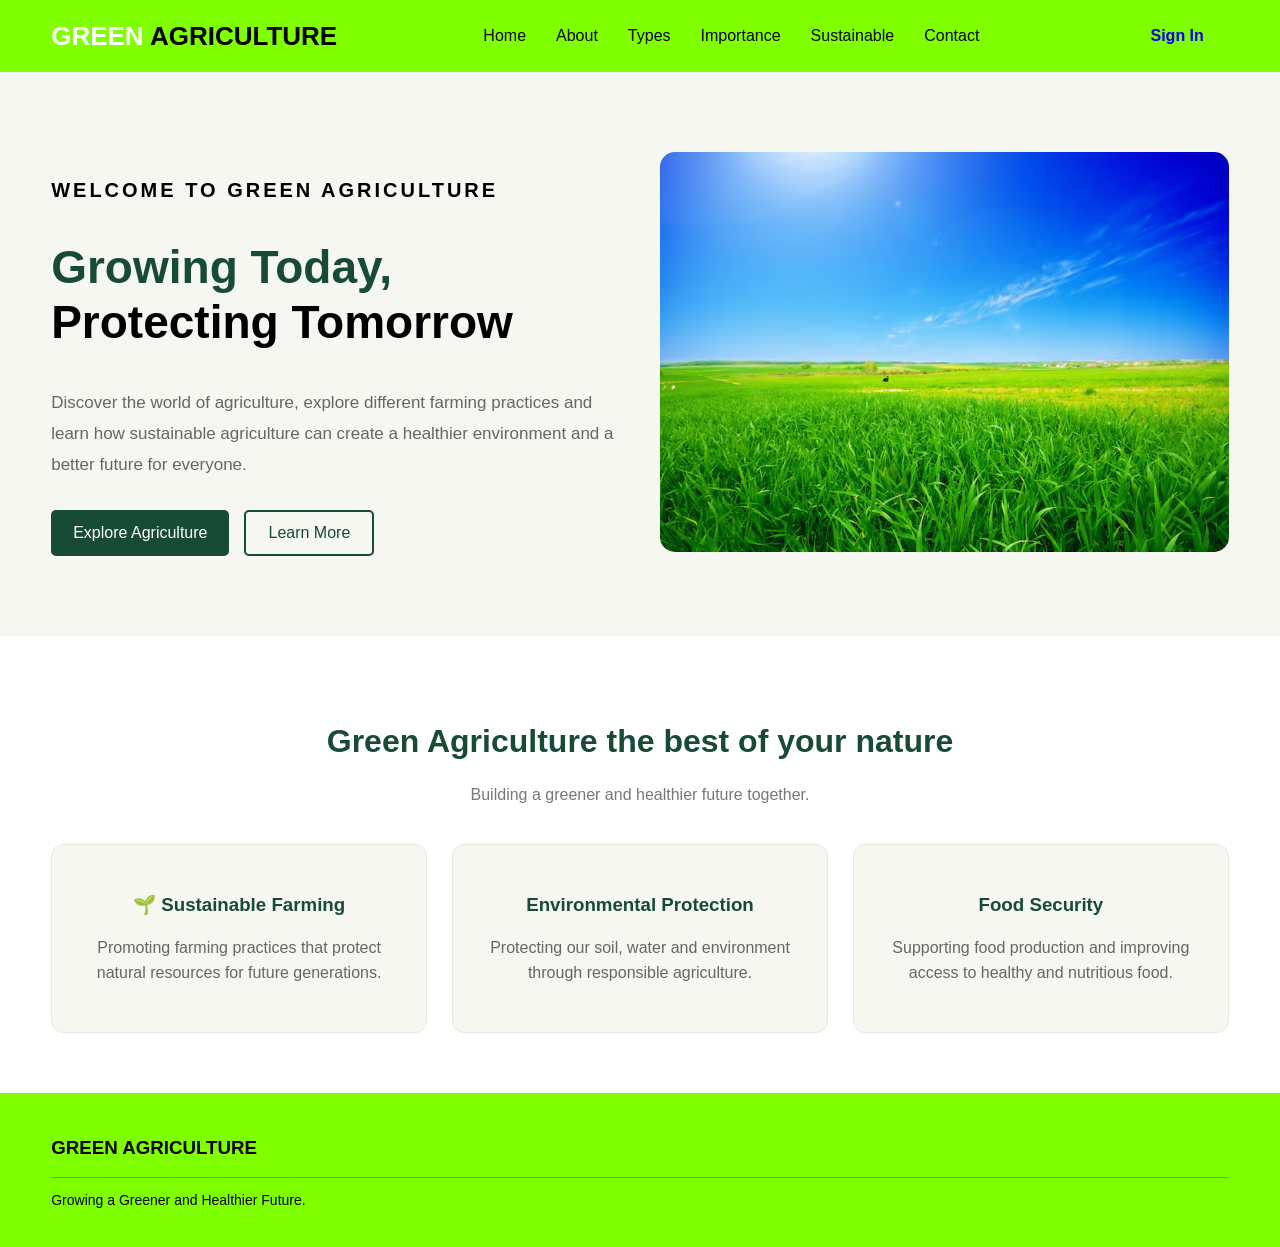
<file: index.html>
<!doctype html>
<html lang="en">
  <head>
    <meta charset="UTF-8" />
    <meta name="viewport" content="width=device-width, initial-scale=1.0" />
    <title>Green Agriculture</title>
    <link rel="stylesheet" href="style.css" />
  </head>

  <body>
    <!-- Navigation Bar -->
    <nav class="navbar">
      <h1 class="logo"><span>GREEN</span> AGRICULTURE</h1>

      <div class="nav-links">
        <a href="home.html">Home</a>
        <a href="about.html">About</a>
        <a href="types.html">Types</a>
        <a href="Importance.html">Importance</a>
        <a href="Sustainable.html">Sustainable</a>
        <a href="Registration/form.html">Contact</a>
      </div>

      <a href="Registration/form.html" class="signin">Sign In</a>
    </nav>

    <!-- Main Page Content -->
    <main>
      <!-- Welcome Section -->
      <section class="welcome">
        <div class="welcome-text">
          <h4>WELCOME TO GREEN AGRICULTURE</h4>

          <h1>
            Growing Today,
            <span>Protecting Tomorrow</span>
          </h1>

          <p>
            Discover the world of agriculture, explore different farming
            practices and learn how sustainable agriculture can create a
            healthier environment and a better future for everyone.
          </p>

          <div class="welcome-buttons">
            <a href="types.html" class="explore-btn"> Explore Agriculture </a>

            <a href="about.html" class="learn-btn"> Learn More </a>
          </div>
        </div>

        <div class="welcome-image">
          <img
            src="images/green-field-with-sun_1160-878.avif"
            alt="Green agricultural field"
          />
        </div>
      </section>

      <!-- Green Agriculture best of your nature -->
      <section class="features">
        <h2>Green Agriculture the best of your nature</h2>

        <p class="features-intro">
          Building a greener and healthier future together.
        </p>

        <div class="feature-cards">
          <div class="card">
            <h3>🌱 Sustainable Farming</h3>
            <p>
              Promoting farming practices that protect natural resources for
              future generations.
            </p>
          </div>

          <div class="card">
            <h3>Environmental Protection</h3>
            <p>
              Protecting our soil, water and environment through responsible
              agriculture.
            </p>
          </div>

          <div class="card">
            <h3>Food Security</h3>
            <p>
              Supporting food production and improving access to healthy and
              nutritious food.
            </p>
          </div>
        </div>
      </section>
    </main>

    <!-- Footer -->
    <footer>
      <h3>GREEN AGRICULTURE</h3>
      <hr />
      <p>Growing a Greener and Healthier Future.</p>
    </footer>
  </body>
</html>
</file>
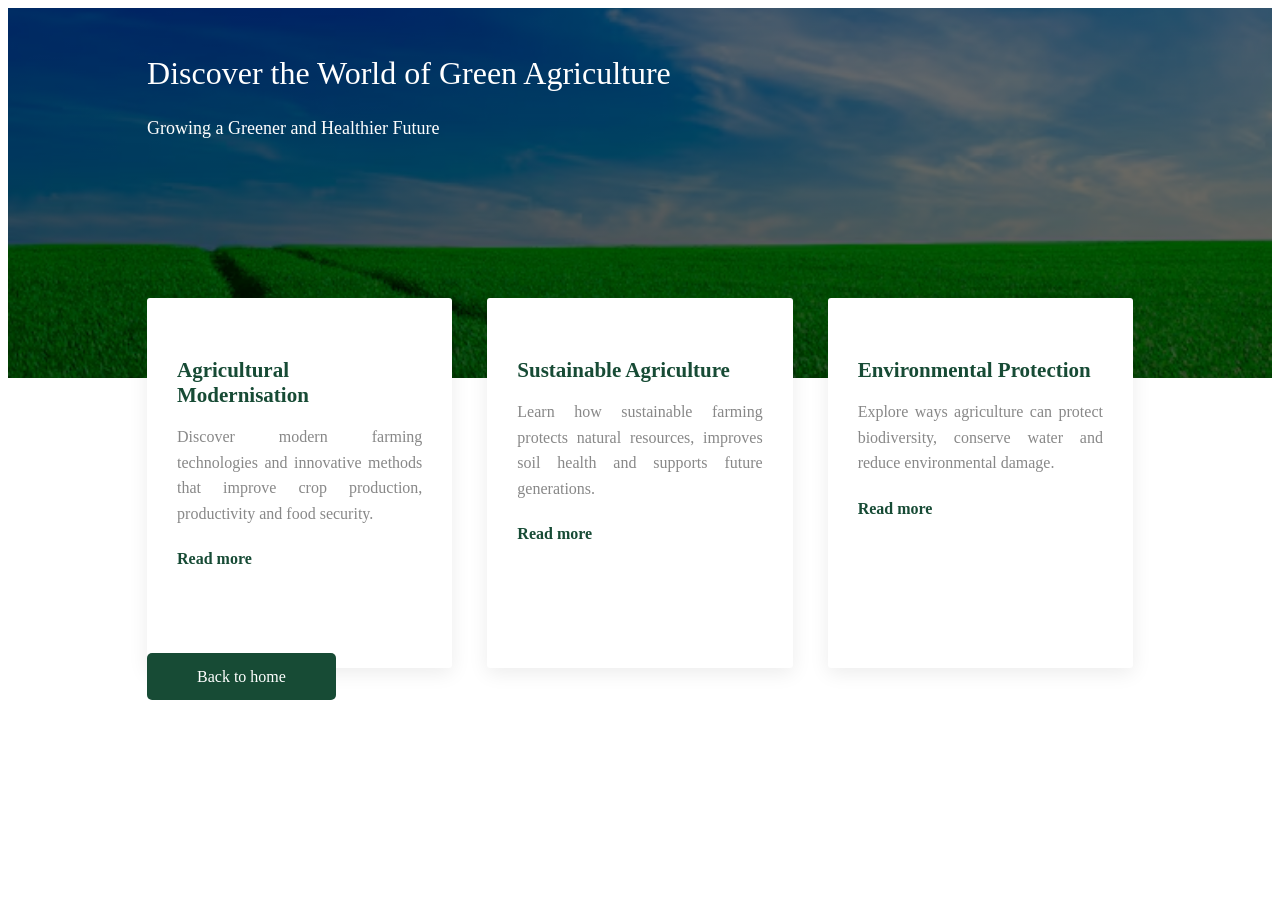
<file: about.html>
<!DOCTYPE html>
<html lang="en">
<head>
    <meta charset="UTF-8">
    <meta name="viewport" content="width=device-width, initial-scale=1.0">
    <title>Green Agriculture</title>
    <link rel="stylesheet" href="about.css" />
</head>
<body>
    
</body>
</html>



<main class="agriculture-main">
  <!-- Background Image Section -->
  <section class="agriculture-hero">
    <div class="hero-title">
      <h1>Discover the World of Green Agriculture</h1>
      <p>Growing a Greener and Healthier Future</p>
    </div>
  </section>

  <!-- Information Cards -->
  <section class="agriculture-content">
    <div class="agriculture-cards">
      <!-- Card One -->
      <div class="agriculture-card">
        <div class="card-icon"></div>
        <h2>Agricultural Modernisation</h2>
        <p>
          Discover modern farming technologies and innovative methods that
          improve crop production, productivity and food security.
        </p>
        <a href="about.html">Read more </a>
      </div>

      <!-- Card Two -->
      <div class="agriculture-card">
        <div class="card-icon"></div>
        <h2>Sustainable Agriculture</h2>
        <p>
          Learn how sustainable farming protects natural resources, improves
          soil health and supports future generations.
        </p>
        <a href="Sustainable.html">Read more </a>
      </div>

      <!-- Card Three -->
      <div class="agriculture-card">
        <div class="card-icon"></div>
        <h2>Environmental Protection</h2>
        <p>
          Explore ways agriculture can protect biodiversity, conserve water and
          reduce environmental damage.
        </p>
        <a href="Importance.html">Read more</a>
      </div>
    </div>

    <!-- Explore More Button -->
    <div class="explore">
      <a href="index.html">Back to home</a>
    </div>
  </section>
</main>
</file>
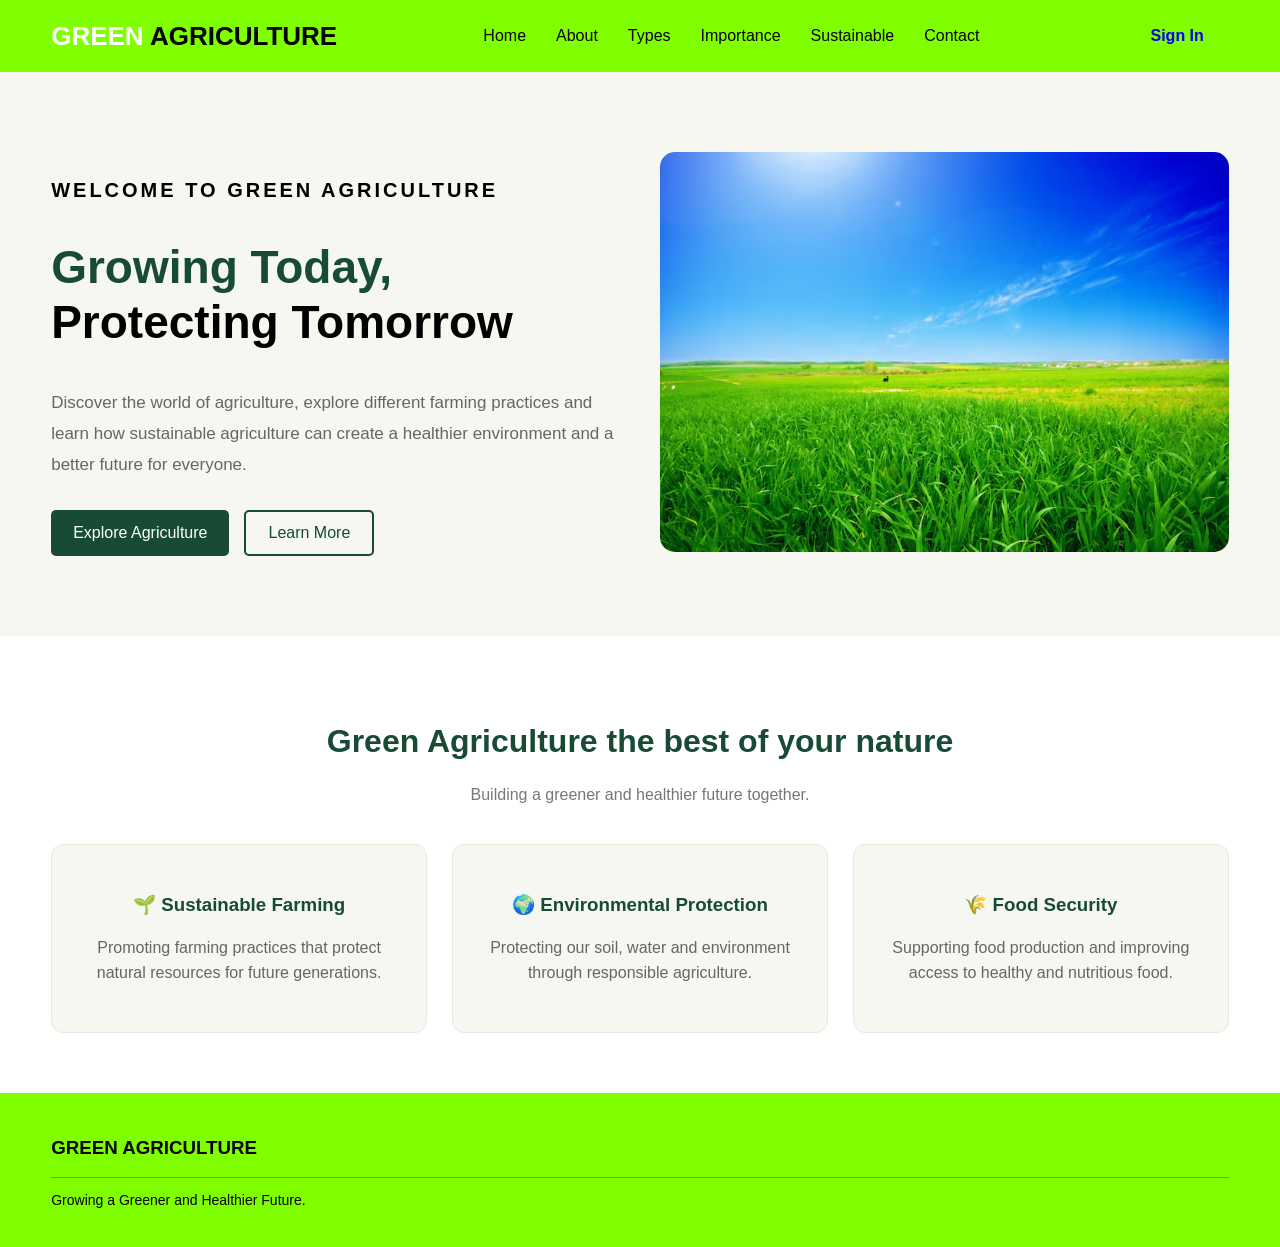
<file: home.html>
<!doctype html>
<html lang="en">
  <head>
    <meta charset="UTF-8" />
    <meta name="viewport" content="width=device-width, initial-scale=1.0" />
    <title>Green Agriculture</title>
    <link rel="stylesheet" href="style.css" />
  </head>

  <body>
    <!-- Navigation Bar -->
    <nav class="navbar">
      <h1 class="logo"><span>GREEN</span> AGRICULTURE</h1>

      <div class="nav-links">
        <a href="home.html">Home</a>
        <a href="about.html">About</a>
        <a href="types.html">Types</a>
        <a href="Importance.html">Importance</a>
        <a href="Sustainable.html">Sustainable</a>
        <a href="Contact.html">Contact</a>
      </div>

      <a href="signin.html" class="signin">Sign In</a>
    </nav>

    <!-- Main Page Content -->
    <main>
      <!-- Welcome Section -->
      <section class="welcome">
        <div class="welcome-text">
          <h4>WELCOME TO GREEN AGRICULTURE</h4>

          <h1>
            Growing Today,
            <span>Protecting Tomorrow</span>
          </h1>

          <p>
            Discover the world of agriculture, explore different farming
            practices and learn how sustainable agriculture can create a
            healthier environment and a better future for everyone.
          </p>

          <div class="welcome-buttons">
            <a href="types.html" class="explore-btn"> Explore Agriculture </a>

            <a href="about.html" class="learn-btn"> Learn More </a>
          </div>
        </div>

        <div class="welcome-image">
          <img
            src="images/green-field-with-sun_1160-878.avif"
            alt="Green agricultural field"
          />
        </div>
      </section>

      <!-- Green Agriculture best of your nature -->
      <section class="features">
        <h2>Green Agriculture the best of your nature</h2>

        <p class="features-intro">
          Building a greener and healthier future together.
        </p>

        <div class="feature-cards">
          <div class="card">
            <h3>🌱 Sustainable Farming</h3>
            <p>
              Promoting farming practices that protect natural resources for
              future generations.
            </p>
          </div>

          <div class="card">
            <h3>🌍 Environmental Protection</h3>
            <p>
              Protecting our soil, water and environment through responsible
              agriculture.
            </p>
          </div>

          <div class="card">
            <h3>🌾 Food Security</h3>
            <p>
              Supporting food production and improving access to healthy and
              nutritious food.
            </p>
          </div>
        </div>
      </section>
    </main>

    <!-- Footer -->
    <footer>
      <h3>GREEN AGRICULTURE</h3>
      <hr />
      <p>Growing a Greener and Healthier Future.</p>
    </footer>
  </body>
</html>
</file>
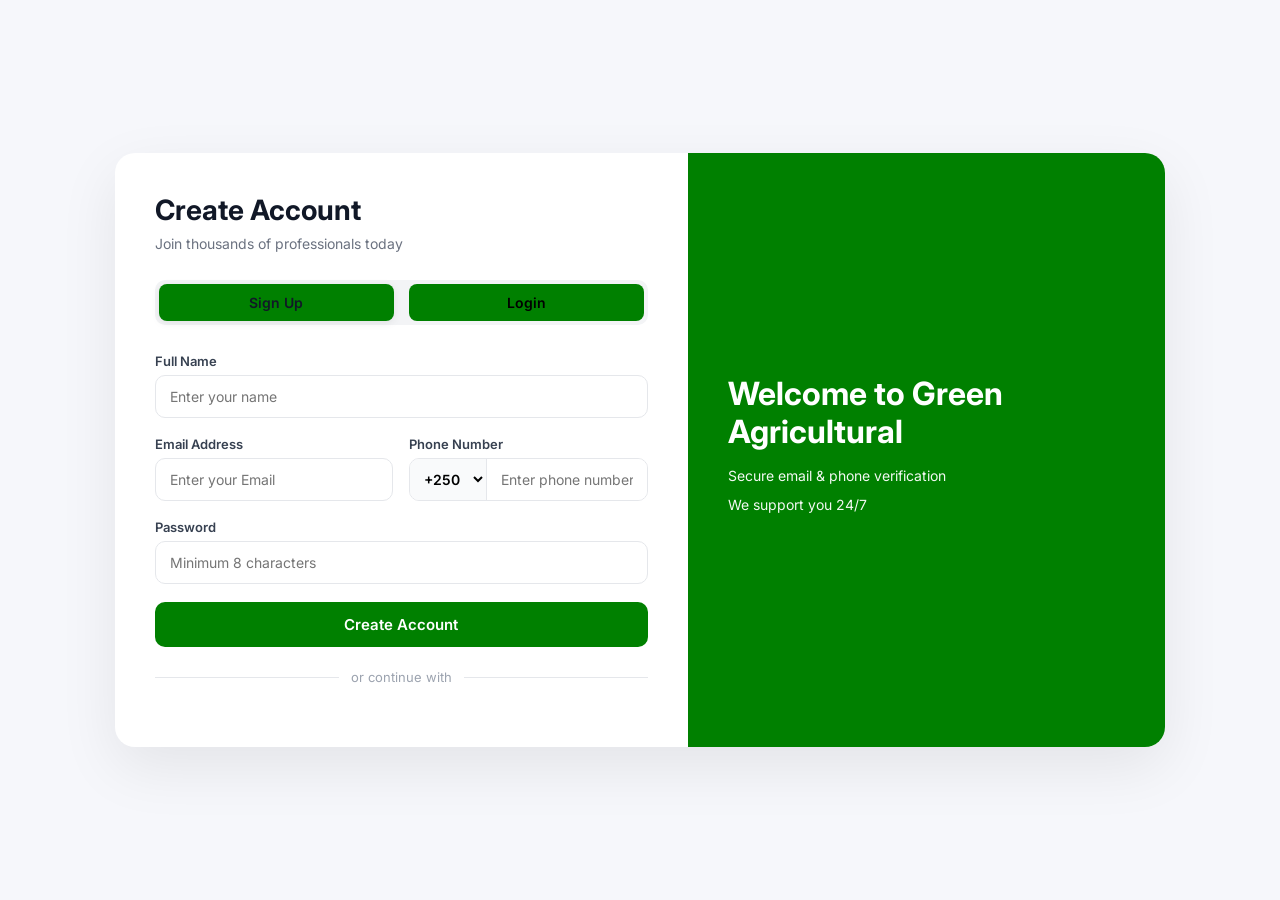
<file: Registration/form.html>
<!doctype html>
<html lang="en">
  <head>
    <meta charset="UTF-8" />
    <meta name="viewport" content="width=device-width, initial-scale=1.0" />
    <title>Professional Registration</title>
    <link rel="stylesheet" href="form.css">
    <link
      href="https://fonts.googleapis.com/css2?family=Inter:wght@400;500;600;700&display=swap"
      rel="stylesheet"
    />
  </head>
  <body>
    <div class="container">
      <div class="form-card">
        <div class="form-header">
          <h1>Create Account</h1>
          <p>Join thousands of professionals today</p>
        </div>

        <div class="tabs">
          <button class="tab-btn active" data-tab="signup">Sign Up</button>
          <button class="tab-btn" data-tab="login">Login</button>
        </div>

        <!-- SIGNUP FORM -->
        <form id="signup-form" class="form active">
          <div class="input-group">
            <label>Full Name</label>
            <input type="text" placeholder="Enter your name" required />
          </div>

          <div class="input-row">
            <div class="input-group">
              <label>Email Address</label>
              <input type="email" placeholder="Enter your Email" required />
            </div>
            <div class="input-group">
              <label>Phone Number</label>
              <div class="phone-input">
                <select>
                  <option>+250</option>
                  <option>+1</option>
                  <option>+44</option>
                  <option>+91</option>
                  <option>+971</option>
                </select>
                <input type="tel" placeholder="Enter phone number" required />
              </div>
            </div>
          </div>

          <div class="input-group">
            <label>Password</label>
            <input
              type="password"
              placeholder="Minimum 8 characters"
              required
            />
          </div>

          <button type="submit" class="btn-primary">Create Account</button>

          <div class="divider"><span>or continue with</span></div>
        </form>

        <!-- LOGIN FORM -->
        <form id="login-form" class="form">
          <div class="input-group">
            <label>Email or Phone</label>
            <input type="text" placeholder="Email or phone number" required />
          </div>

          <div class="input-group">
            <label>Password</label>
            <div class="password-wrapper">
              <input
                type="password"
                placeholder="Enter your password"
                required
              />
              <a href="#" class="forgot">Forgot?</a>
            </div>
          </div>

          <button type="submit" class="btn-primary">Login</button>
          <p class="switch-text">
            Don't have an account?
            <a href="#" onclick="switchTab('signup')">Sign up</a>
          </p>
        </form>
      </div>

      <div class="info-panel">
        <h2>Welcome to Green Agricultural</h2>
        <ul>
          <li>Secure email & phone verification</li>
          <li>We support you 24/7 </li>
        </ul>
      </div>
    </div>

    <script>
      const tabs = document.querySelectorAll(".tab-btn");
      const forms = document.querySelectorAll(".form");
      const headerTitle = document.querySelector(".form-header h1");
      const headerText = document.querySelector(".form-header p");

      function switchTab(tabName) {
        tabs.forEach((t) => t.classList.remove("active"));
        forms.forEach((f) => f.classList.remove("active"));
        document
          .querySelector(`[data-tab="${tabName}"]`)
          .classList.add("active");
        document.getElementById(`${tabName}-form`).classList.add("active");

        if (tabName === "login") {
          headerTitle.textContent = "Welcome Back";
          headerText.textContent = "Login to your account to continue";
        } else {
          headerTitle.textContent = "Create Account";
          headerText.textContent = "Join thousands of professionals today";
        }
      }

      tabs.forEach((tab) => {
        tab.addEventListener("click", () => switchTab(tab.dataset.tab));
      });
    </script>
  </body>
</html>
</file>
<file: style.css>
/* General Page Styling */
* {
    box-sizing: border-box;
}

body {
    margin: 0;
    min-height: 100vh;
    display: flex;
    flex-direction: column;
    font-family: Arial, sans-serif;
    background-color: white;
}

/* Navigation Bar */
.navbar {
    background-color:chartreuse;
    color:black;
    display: flex;
    align-items: center;
    justify-content: space-between;
    padding: 15px 4%;
}

/* Website Logo */
.logo {
    font-size: 26px;
    margin: 0;
    color:black;
    
}

.logo span {
    color: white;
}

/* Navigation Links */
.nav-links {
    display: flex;
    gap: 30px;
}

.nav-links a {
    color:black;
    text-decoration: none;
    font-size: 16px;
}

.nav-links a:hover {
    color: #e6bd63;
}

/* Sign In Button */
.signin {
    background-color:black
    color:black;
    text-decoration: none;
    padding: 12px 25px;
    border-radius: 6px;
    font-weight: bold;
}

/* Main Content */
main {
    flex: 1;
}

/* Welcome Section */
.welcome {
    display: grid;
    grid-template-columns: 1fr 1fr;
    align-items: center;
    gap: 40px;
    padding: 80px 4%;
    background-color: #f5f7f0;
}

.welcome-text h4 {
    color:black;
    letter-spacing: 3px;
    font-size: 20px;
}

.welcome-text h1 {
    color: #174b35;
    font-size: 46px;
    line-height: 1.2;
}

.welcome-text h1 span {
    color:black;
}

.welcome-text p {
    color: #666;
    font-size: 17px;
    line-height: 1.8;
    margin-bottom: 30px;
}

/* Welcome Buttons */
.welcome-buttons {
    display: flex;
    gap: 15px;
}

.explore-btn {
    background-color: #174b35;
    color: white;
    text-decoration: none;
    padding: 14px 22px;
    border-radius: 5px;
}

.learn-btn {
    border: 2px solid #174b35;
    color: #174b35;
    text-decoration: none;
    padding: 12px 22px;
    border-radius: 5px;
}

/* Welcome Image */
.welcome-image img {
    width: 100%;
    height: 400px;
    object-fit: cover;
    border-radius: 15px;
}

/* Features Section */
.features {
    padding: 60px 4%;
    text-align: center;
}

.features h2 {
    color: #174b35;
    font-size: 32px;
}

.features-intro {
    color: #777;
    margin-bottom: 40px;
}

.feature-cards {
    display: grid;
    grid-template-columns: repeat(3, 1fr);
    gap: 25px;
}

.card {
    background-color: #f5f7f0;
    padding: 30px 20px;
    border-radius: 12px;
    border: 1px solid #e8e8dc;
}

.card h3 {
    color: #174b35;
}

.card p {
    color: #666;
    line-height: 1.6;
}

/* Footer */
footer {
    background-color:chartreuse;
    color:black;
    text-align: left;
    padding: 25px 4%;
    margin-top: auto;
}

footer h3 {
    color:black;
}

footer hr {
    border: none;
    border-top: 1px solid #789080;
}

footer p {
    font-size: 14px;
}

.copyright {
    text-align: center;
    margin-top: 20px;
}

/* Responsive Design for Small Screens */
@media (max-width: 768px) {

    .navbar {
        flex-direction: column;
        gap: 20px;
    }

    .nav-links {
        flex-wrap: wrap;
        justify-content: center;
        gap: 15px;
    }

    .welcome {
        grid-template-columns: 1fr;
        padding: 40px 5%;
    }

    .welcome-text h1 {
        font-size: 34px;
    }

    .welcome-image img {
        height: 280px;
    }

    .feature-cards {
        grid-template-columns: 1fr;
    }

}
</file>
<file: about.css>
/* Main Agriculture Section */
.agriculture-main {
  flex: 1;
  background-color: white;
}

/* Background Image */
.agriculture-hero {
  height: 330px;

  background-image:
    linear-gradient(rgba(0, 0, 0, 0.55), rgba(0, 0, 0, 0.65)),
    url(/images/green-field-with-tire-marks_1204-37.avif);

  background-size: cover;
  background-position: center;
  background-repeat: no-repeat;

  padding: 20px 11%;
}

/* Text on Background Image */
.hero-title {
  color: white;
}

.hero-title h1 {
  font-size: 32px;
  font-weight: normal;
}

.hero-title p {
  font-size: 18px;
}

/* Cards Section */
.agriculture-content {
  width: 78%;
  margin: -80px auto 0;
  position: relative;
}

/* Three Cards in One Row */
.agriculture-cards {
  display: grid;
  grid-template-columns: repeat(3, 1fr);
  gap: 35px;
}

/* Individual Card */
.agriculture-card {
  background-color: white;
  padding: 35px 30px;
  min-height: 300px;

  box-shadow: 0 5px 20px rgba(0, 0, 0, 0.08);

  border-radius: 3px;
}

/* Card Icons */
.card-icon {
  font-size: 30px;
  margin-bottom: 25px;
}

/* Card Headings */
.agriculture-card h2 {
  font-size: 21px;
  color: #174b35;
  margin-bottom: 12px;
}

/* Card Paragraphs */
.agriculture-card p {
  font-size: 16px;
  line-height: 1.6;
  color: #888;
  text-align: justify;
}

/* Read More Links */
.agriculture-card a {
  display: inline-block;
  color: #174b35;
  text-decoration: none;
  font-weight: bold;
  margin-top: 8px;
}

.agriculture-card a:hover {
  color: #b58b36;
}

.pagination a {
  color: #0795d0;
  text-decoration: none;
  border: 1px solid #0795d0;
  padding: 13px 17px;
  font-size: 17px;
}

.pagination a:first-child {
  border-radius: 8px 0 0 8px;
}

.pagination a:last-child {
  border-radius: 0 8px 8px 0;
}

.pagination .active {
  background-color: #0795d0;
  color: white;
}

/* Explore More Button */
.explore-more {
  text-align: center;
  margin: 85px 0 50px;
}

.explore-more a {
  display: inline-block;
  background-color: #174b35;
  color: white;
  text-decoration: none;
  padding: 14px 55px;
  border-radius: 3px;
  font-weight: bold;
}

.explore-more a:hover {
  background-color: #b58b36;
}

/* Responsive Design */
@media (max-width: 768px) {
  .agriculture-hero {
    height: 280px;
    padding: 20px;
  }

  .hero-title h1 {
    font-size: 25px;
  }

  .agriculture-content {
    width: 90%;
  }

  .agriculture-cards {
    grid-template-columns: 1fr;
    gap: 20px;
  }

  .pagination {
    margin-top: 40px;
  }

  .explore {
    margin-top: 50px;
  }
}

.explore a {
    background-color: #174b35;
    color: white;
    text-decoration: none;
    padding: 15px 50px;
    border-radius: 5px;
    transform: translatey(200px)
    
}
</file>
<file: Registration/form.css>
* {
    margin: 0;
    padding: 0;
    box-sizing: border-box;
    font-family: 'Inter', sans-serif;
}

body {
    background: #f6f7fb;
    min-height: 100vh;
    display: flex;
    align-items: center;
    justify-content: center;
    padding: 20px;
}

.container {
    display: grid;
    grid-template-columns: 1.2fr 1fr;
    max-width: 1050px;
    width: 100%;
    background: #fff;
    border-radius: 20px;
    box-shadow: 0 20px 60px rgba(0,0,0,0.08);
    overflow: hidden;
}

.form-card {
    padding: 40px;
}

.form-header h1 {
    font-size: 28px;
    font-weight: 700;
    color: #111827;
}

.form-header p {
    color: #6b7280;
    margin: 8px 0 28px;
    font-size: 14px;
}

.tabs {
    display: flex;
    background: #f3f4f6;
    border-radius: 10px;
    padding: 4px;
    margin-bottom: 28px;
    gap: 15px;
}

.tab-btn {
    flex: 1;
    padding: 10px;
    border: none;
    background:green;
    border-radius: 8px;
    font-weight: 600;
    font-size: 14px;
    cursor: pointer;
    color: black;
    transition: all 0.3s;
    
}
.tab-btn:hover {
    background-color: darkgreen;
}

.tab-btn.active {
    background:green;
    color: #111827;
    box-shadow: 0 2px 8px rgba(0,0,0,0.08);
}
.tab-btn.active:hover {
    background-color: darkgreen;
}

.form { display: none; }
.form.active { display: block; animation: fadeIn 0.3s ease; }

@keyframes fadeIn {
    from { opacity: 0; transform: translateY(6px); }
    to { opacity: 1; transform: translateY(0); }
}

.input-group {
    margin-bottom: 18px;
    flex: 1;
}

.input-row {
    display: flex;
    gap: 16px;
}

label {
    display: block;
    font-size: 13px;
    font-weight: 600;
    color: #374151;
    margin-bottom: 6px;
}

input[type="text"],
input[type="email"],
input[type="tel"],
input[type="password"] {
    width: 100%;
    padding: 12px 14px;
    border: 1.5px solid #e5e7eb;
    border-radius: 10px;
    font-size: 14px;
    outline: none;
    transition: 0.2s;
}

input:focus {
    border-color: #4f46e5;
    box-shadow: 0 0 0 3px rgba(79,70,229,0.1);
}

.phone-input {
    display: flex;
    border: 1.5px solid #e5e7eb;
    border-radius: 10px;
    overflow: hidden;
}

.phone-input:focus-within {
    border-color: #4f46e5;
    box-shadow: 0 0 0 3px rgba(79,70,229,0.1);
}

.phone-input select {
    border: none;
    background: #f9fafb;
    padding: 0 10px;
    font-weight: 600;
    font-size: 14px;
    outline: none;
    border-right: 1px solid #e5e7eb;
}

.phone-input input {
    border: none;
    border-radius: 0;
}

.phone-input input:focus {
    box-shadow: none;
}

.password-wrapper {
    position: relative;
}

.forgot {
    position: absolute;
    right: 12px;
    top: 50%;
    transform: translateY(-50%);
    font-size: 13px;
    font-weight: 600;
    color: #4f46e5;
    text-decoration: none;
}

.checkbox {
    display: flex;
    align-items: center;
    gap: 8px;
    margin: 10px 0 20px;
    font-size: 13px;
    color: #4b5563;
}

.checkbox a {
    color: #4f46e5;
    text-decoration: none;
    font-weight: 600;
}

.btn-primary {
    width: 100%;
    padding: 13px;
    background:green;
    color: #fff;
    border: none;
    border-radius: 10px;
    font-weight: 600;
    font-size: 15px;
    cursor: pointer;
    transition: 0.2s;
}

.btn-primary:hover {
    background:green;
    transform: translateY(-1px);
}

.divider {
    text-align: center;
    margin: 22px 0;
    position: relative;
    color: #9ca3af;
    font-size: 13px;
}

.divider::before {
    content: '';
    position: absolute;
    left: 0;
    top: 50%;
    width: 100%;
    height: 1px;
    background: #e5e7eb;
}

.divider span {
    background: #fff;
    position: relative;
    padding: 0 12px;
}

.social-btns {
    display: flex;
    gap: 12px;
}

.btn-social {
    flex: 1;
    padding: 11px;
    border: 1.5px solid #e5e7eb;
    background: #fff;
    border-radius: 10px;
    font-weight: 600;
    font-size: 14px;
    cursor: pointer;
    transition: 0.2s;
}

.btn-social:hover {
    background: #f9fafb;
}

.switch-text {
    text-align: center;
    margin-top: 18px;
    font-size: 13px;
    color: #6b7280;
}

.switch-text a {
    color: #4f46e5;
    font-weight: 600;
    text-decoration: none;
}

.info-panel {
    background:green;
    color: #fff;
    padding: 50px 40px;
    display: flex;
    flex-direction: column;
    justify-content: center;
}

.info-panel h2 {
    font-size: 32px;
    line-height: 1.2;
    margin-bottom: 16px;
}

.info-panel p {
    opacity: 0.9;
    font-size: 15px;
    line-height: 1.6;
    margin-bottom: 24px;
}

.info-panel ul {
    list-style: none;
}

.info-panel li {
    margin-bottom: 12px;
    font-size: 14px;
    opacity: 0.95;
}

/* RESPONSIVE */
@media (max-width: 900px) {
    .container {
        grid-template-columns: 1fr;
    }
    .info-panel {
        display: none;
    }
}

@media (max-width: 600px) {
    body { padding: 0; background: #fff; }
    .container { box-shadow: none; border-radius: 0; }
    .form-card { padding: 24px 20px; }
    .input-row { flex-direction: column; gap: 0; }
}
</file>
